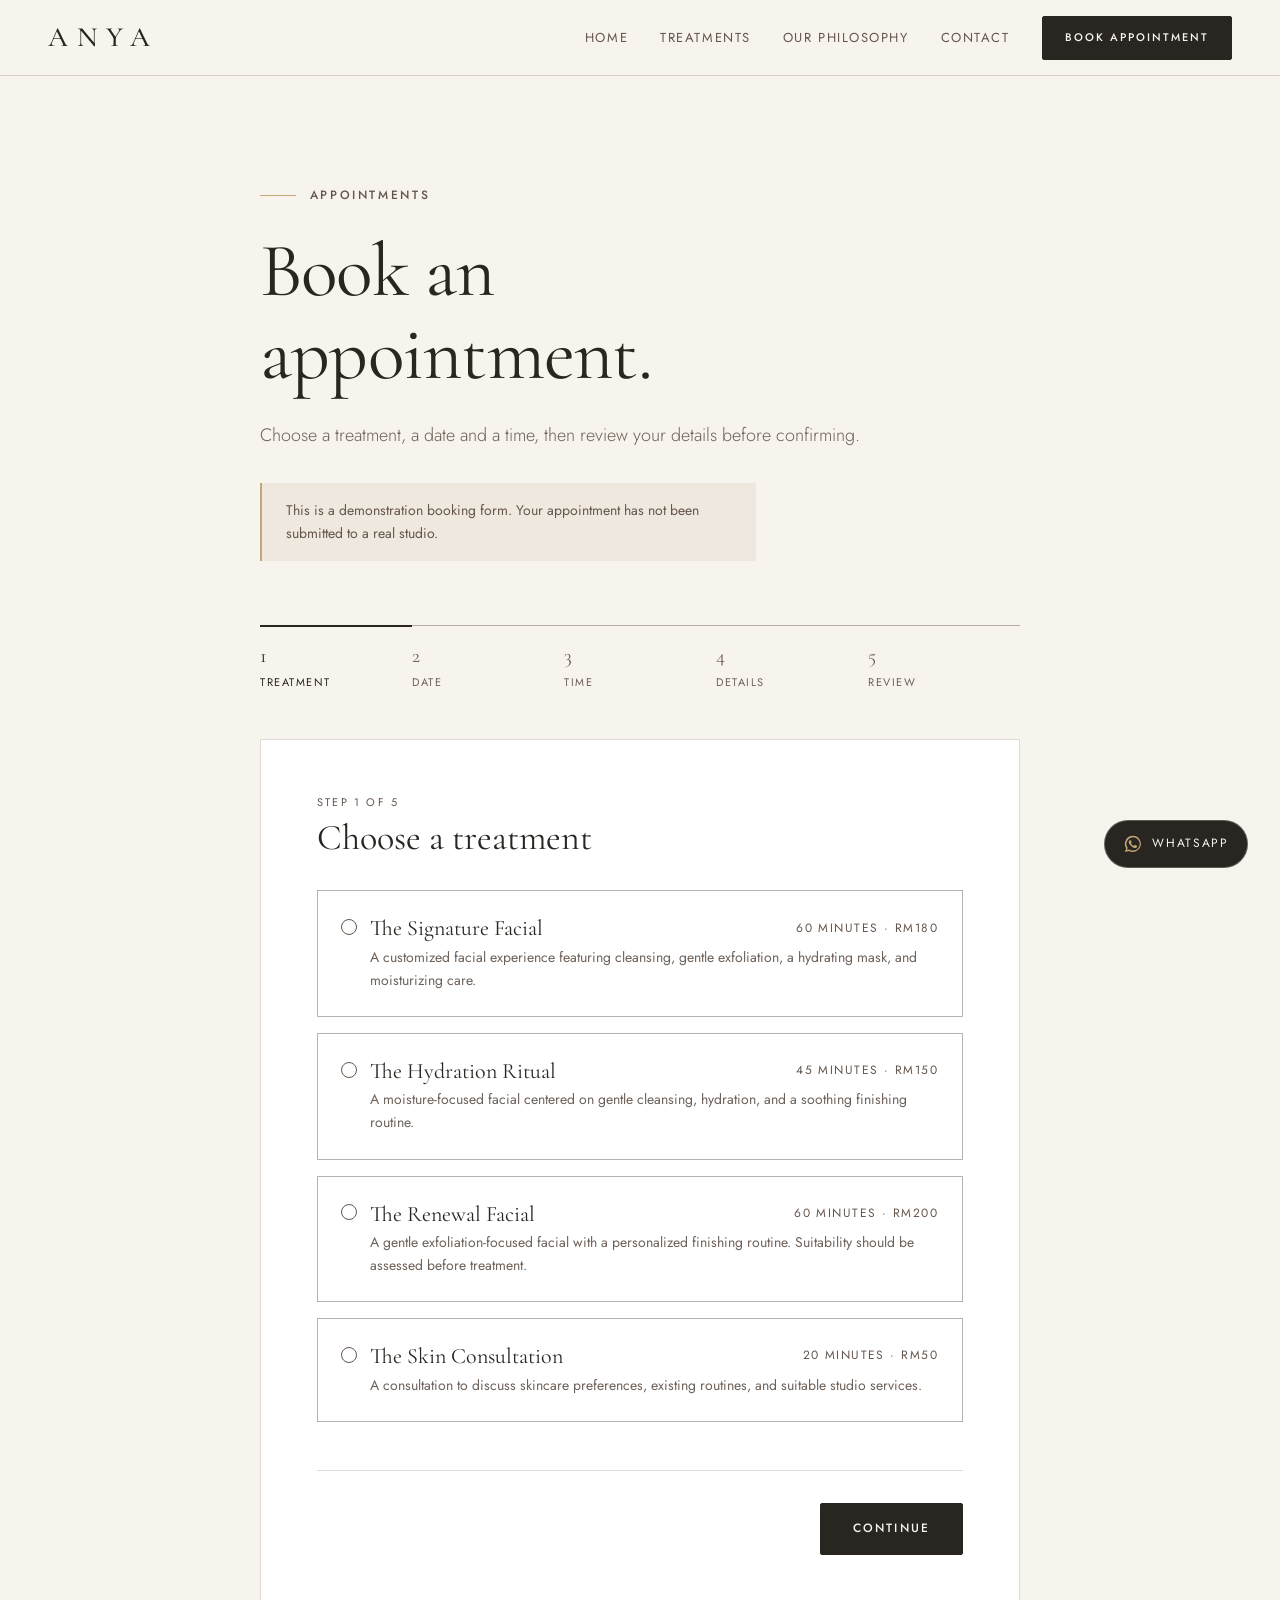
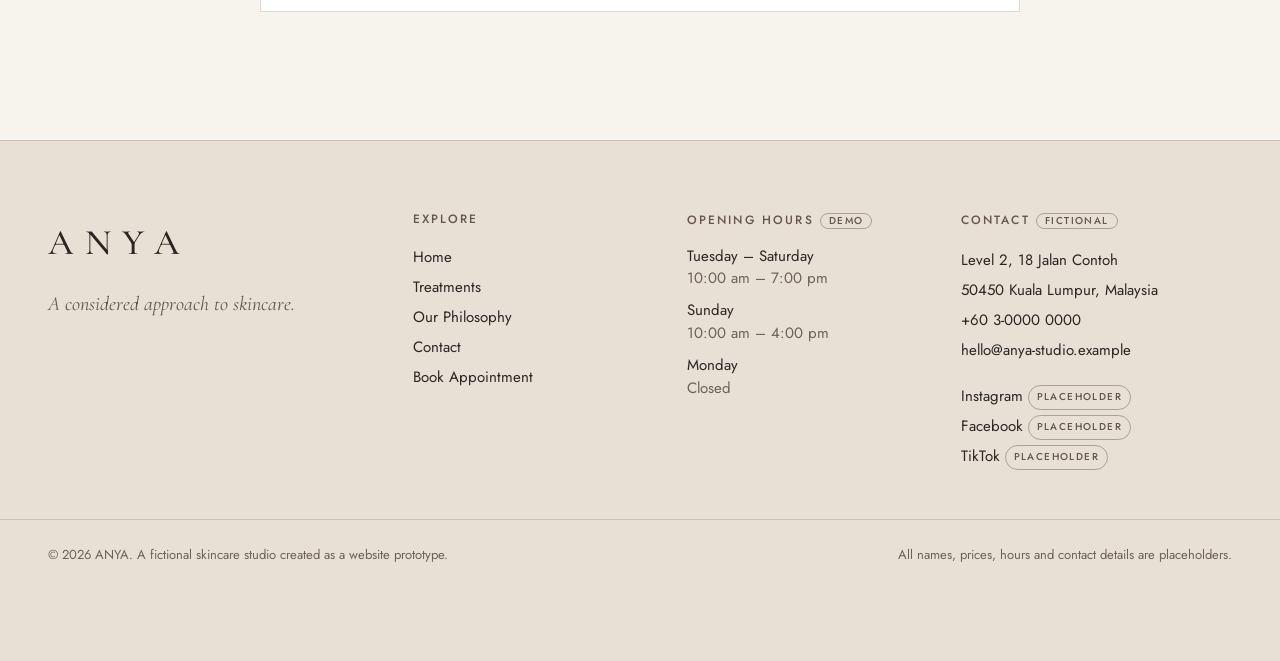
<file: booking.html>
<!DOCTYPE html>
<html lang="en">
<head>
  <meta charset="UTF-8">
  <meta name="viewport" content="width=device-width, initial-scale=1">
  <title>Book an Appointment — ANYA</title>
  <meta name="description" content="Demonstration booking form for ANYA, a fictional skincare studio.">
  <link rel="icon" href="assets/images/favicon.svg" type="image/svg+xml">
  <link rel="preconnect" href="https://fonts.googleapis.com">
  <link rel="preconnect" href="https://fonts.gstatic.com" crossorigin>
  <link href="https://fonts.googleapis.com/css2?family=Cormorant+Garamond:ital,wght@0,300;0,400;0,500;1,400&family=Jost:wght@300;400;500&display=swap" rel="stylesheet">
  <link rel="stylesheet" href="css/main.css">
  <link rel="stylesheet" href="css/booking.css">
</head>
<body data-page="booking">

  <main id="main" tabindex="-1">

    <section class="page-intro">
      <div class="container container--narrow">
        <span class="eyebrow">Appointments</span>
        <h1>Book an appointment.</h1>
        <p class="lead">Choose a treatment, a date and a time, then review your details before confirming.</p>
        <p class="notice booking-disclaimer">This is a demonstration booking form. Your appointment has not been submitted to a real studio.</p>
      </div>
    </section>

    <section class="section section--flush-top">
      <div class="container container--narrow">

        <!-- progress indicator -->
        <ol class="steps" aria-label="Booking steps">
          <li class="steps__item" data-step-label="1"><span>Treatment</span></li>
          <li class="steps__item" data-step-label="2"><span>Date</span></li>
          <li class="steps__item" data-step-label="3"><span>Time</span></li>
          <li class="steps__item" data-step-label="4"><span>Details</span></li>
          <li class="steps__item" data-step-label="5"><span>Review</span></li>
        </ol>

        <form class="booking" id="booking-form" novalidate>

          <!-- STEP 1: service -->
          <fieldset class="booking__step" data-step="1">
            <legend><span class="booking__num">Step 1 of 5</span>Choose a treatment</legend>
            <div class="service-options" id="service-options"></div>
            <p class="field-error" id="service-error"></p>
            <div class="booking__nav">
              <span></span>
              <button class="btn btn--primary" type="button" data-next>Continue</button>
            </div>
          </fieldset>

          <!-- STEP 2: date -->
          <fieldset class="booking__step" data-step="2" hidden>
            <legend><span class="booking__num">Step 2 of 5</span>Choose a date</legend>
            <div class="booking__cols">
              <div class="field">
                <label for="date">Appointment date</label>
                <input class="input" type="date" id="date" name="date" aria-describedby="date-error date-help">
                <p class="field-help" id="date-help">You can book up to 60 days ahead.</p>
                <p class="field-error" id="date-error"></p>
              </div>
              <div class="hours-box">
                <p class="field-label">Opening hours <span class="tag">demo</span></p>
                <ul class="hours-list" data-hours></ul>
                <p class="field-help">Sample hours for this prototype, not a real studio schedule.</p>
              </div>
            </div>
            <div class="booking__nav">
              <button class="btn" type="button" data-back>Back</button>
              <button class="btn btn--primary" type="button" data-next>Continue</button>
            </div>
          </fieldset>

          <!-- STEP 3: time -->
          <fieldset class="booking__step" data-step="3" hidden>
            <legend><span class="booking__num">Step 3 of 5</span>Choose a time</legend>
            <p class="field-help" id="slot-date-label"></p>
            <div id="slot-groups"></div>
            <p class="field-help">Availability is randomly generated sample data for demonstration only.</p>
            <p class="field-error" id="time-error"></p>
            <div class="booking__nav">
              <button class="btn" type="button" data-back>Back</button>
              <button class="btn btn--primary" type="button" data-next>Continue</button>
            </div>
          </fieldset>

          <!-- STEP 4: details -->
          <fieldset class="booking__step" data-step="4" hidden>
            <legend><span class="booking__num">Step 4 of 5</span>Your details</legend>
            <div class="form-grid form-grid--2">
              <div class="field span-2">
                <label for="name">Full name</label>
                <input class="input" type="text" id="name" name="name" autocomplete="name" required aria-describedby="name-error">
                <p class="field-error" id="name-error"></p>
              </div>
              <div class="field">
                <label for="email">Email address</label>
                <input class="input" type="email" id="email" name="email" autocomplete="email" required aria-describedby="email-error">
                <p class="field-error" id="email-error"></p>
              </div>
              <div class="field">
                <label for="phone">Phone number</label>
                <input class="input" type="tel" id="phone" name="phone" autocomplete="tel" required aria-describedby="phone-error">
                <p class="field-error" id="phone-error"></p>
              </div>
              <div class="field span-2">
                <label for="notes">Additional notes <span class="optional">(optional)</span></label>
                <textarea class="input" id="notes" name="notes" rows="4" maxlength="400" aria-describedby="notes-help"></textarea>
                <p class="field-help" id="notes-help">Preferences only, such as a preferred therapist or accessibility needs. Please don't include medical or health information.</p>
              </div>
            </div>
            <div class="booking__nav">
              <button class="btn" type="button" data-back>Back</button>
              <button class="btn btn--primary" type="button" data-next>Review booking</button>
            </div>
          </fieldset>

          <!-- STEP 5: review -->
          <fieldset class="booking__step" data-step="5" hidden>
            <legend><span class="booking__num">Step 5 of 5</span>Review and confirm</legend>
            <dl class="summary" id="review"></dl>
            <p class="notice">Confirming creates a demo booking only. Nothing is sent, reserved or paid for.</p>
            <p class="field-error" id="review-error"></p>
            <div class="booking__nav">
              <button class="btn" type="button" data-back>Back</button>
              <button class="btn btn--primary" type="submit">Confirm demo booking</button>
            </div>
          </fieldset>
        </form>

        <!-- confirmation panel (shown after confirming) -->
        <section class="confirmation" id="confirmation" hidden tabindex="-1" aria-labelledby="confirmation-title">
          <span class="confirmation__mark" aria-hidden="true">
            <svg viewBox="0 0 48 48" width="48" height="48"><circle cx="24" cy="24" r="23" fill="none" stroke="currentColor" stroke-width="1"/><path d="M15 24.5l6 6 12-13" fill="none" stroke="currentColor" stroke-width="1.5"/></svg>
          </span>
          <p class="confirmation__label">Demo booking confirmation</p>
          <h2 id="confirmation-title">Thank you, <span id="confirm-name"></span>.</h2>
          <p class="confirmation__text">Here are the details of your demonstration appointment.</p>
          <dl class="summary" id="confirm-details"></dl>
          <p class="notice">This is a demonstration booking form. Your appointment has not been submitted to a real studio. No email, message or payment has been sent, and these details are cleared when you leave or refresh the page.</p>
          <div class="btn-row">
            <a class="btn btn--primary" href="index.html">Return home</a>
            <a class="btn" href="treatments.html">Browse treatments</a>
            <button class="btn" type="button" id="book-another">Make another demo booking</button>
          </div>
        </section>

      </div>
    </section>

  </main>

  <script src="js/config.js"></script>
  <script src="js/layout.js"></script>
  <script src="js/booking.js"></script>
</body>
</html>
</file>
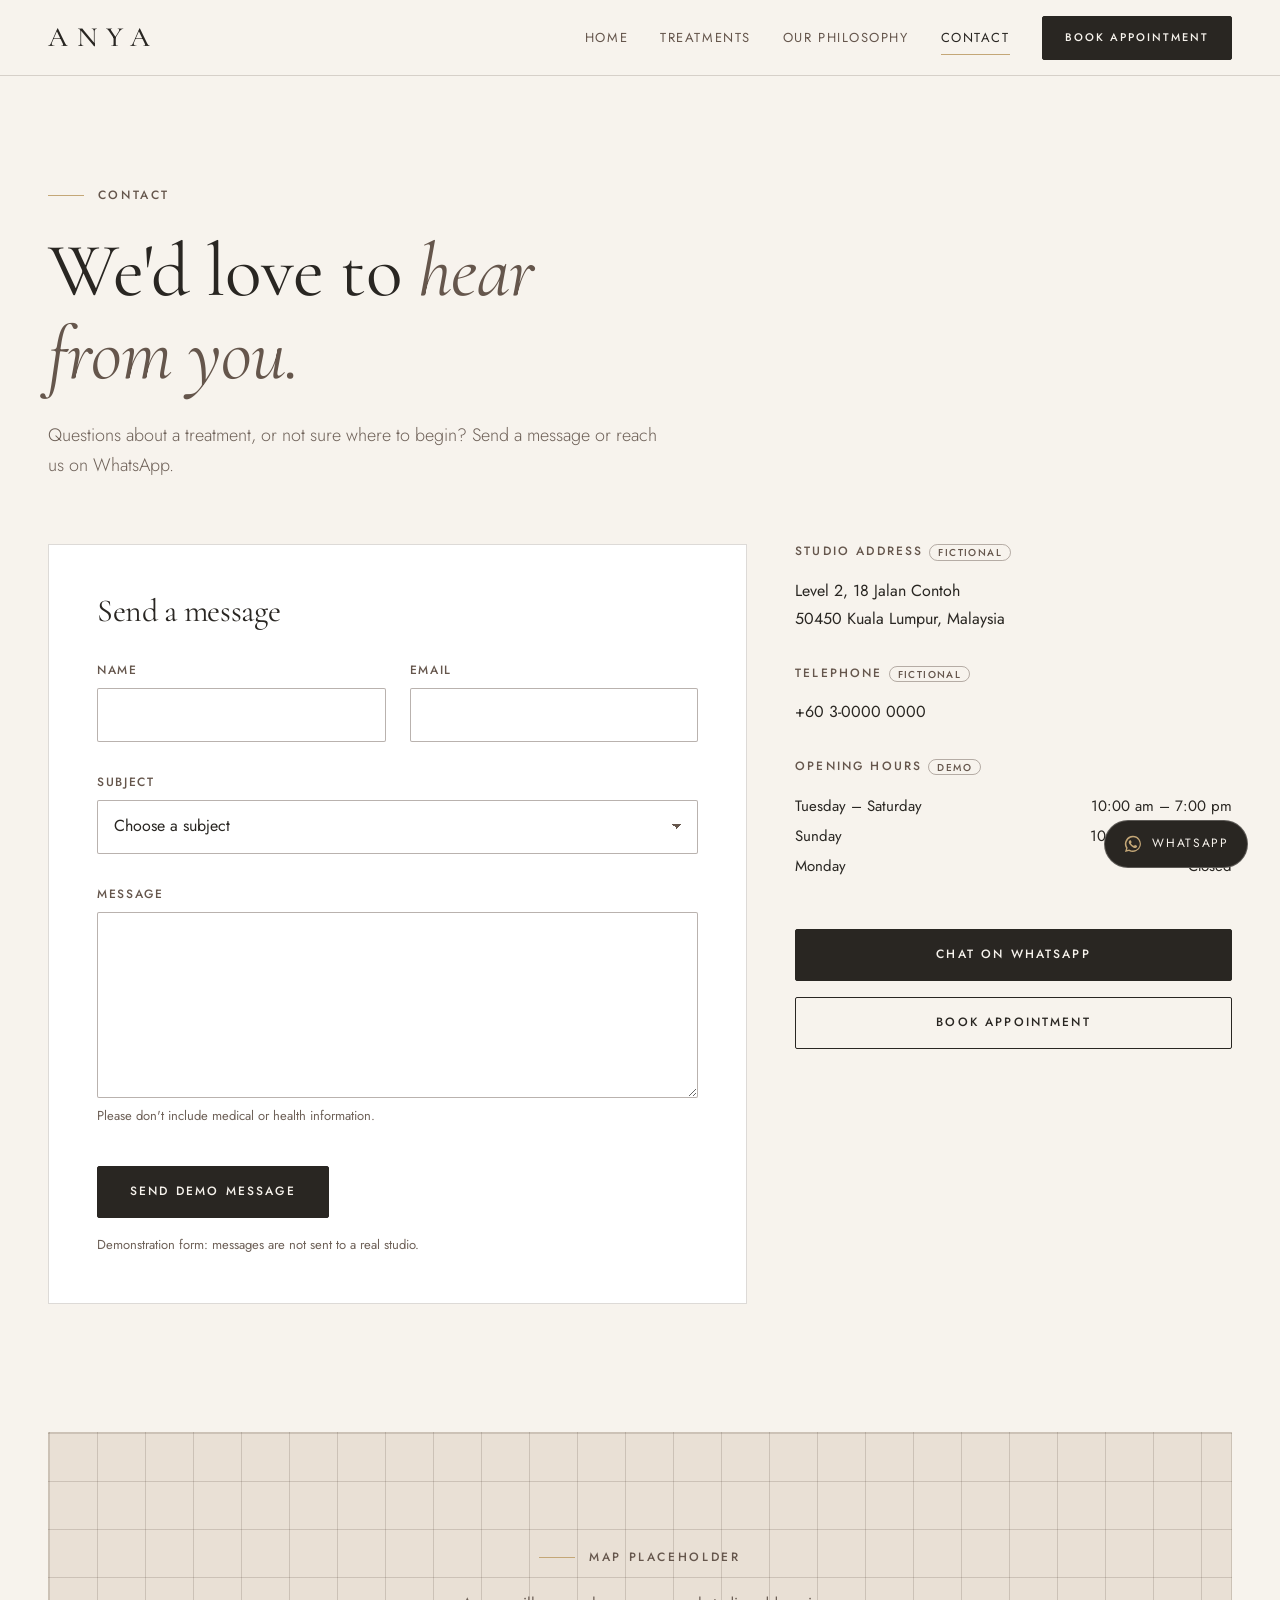
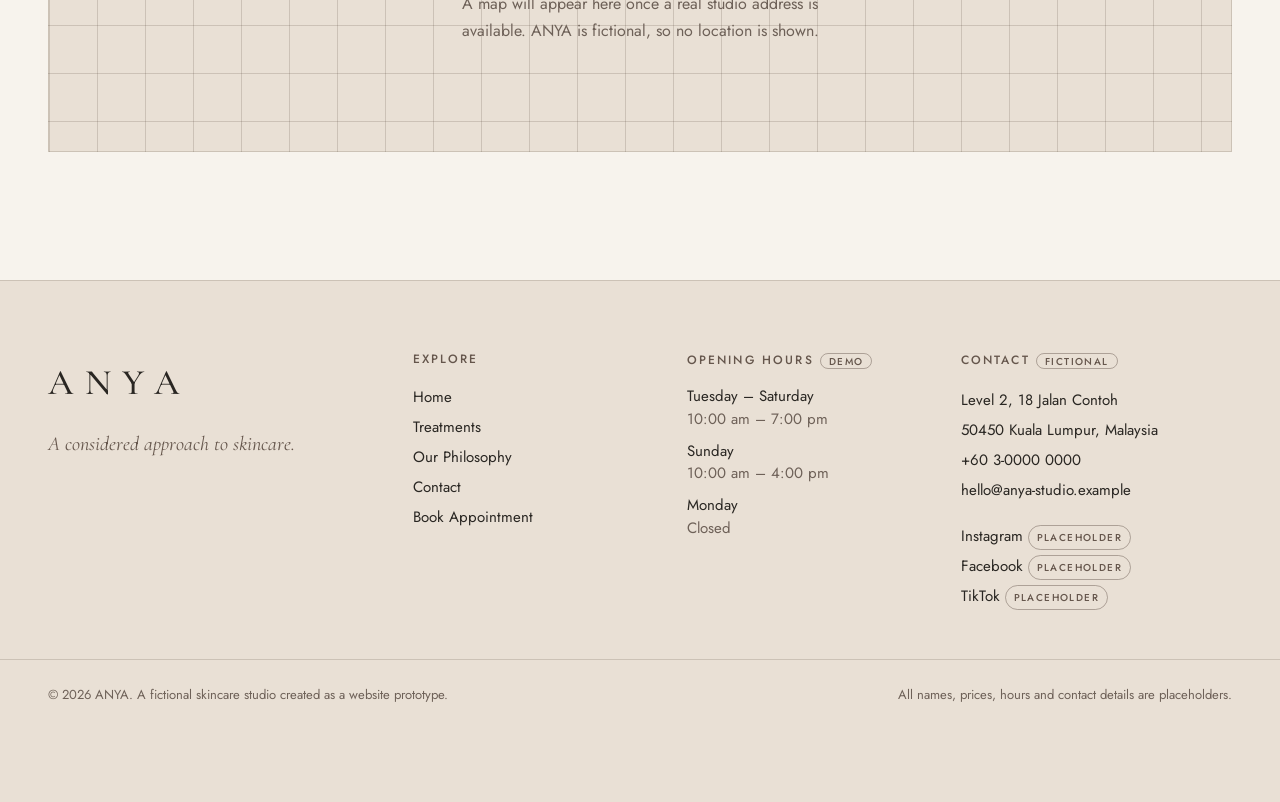
<file: contact.html>
<!DOCTYPE html>
<html lang="en">
<head>
  <meta charset="UTF-8">
  <meta name="viewport" content="width=device-width, initial-scale=1">
  <title>Contact — ANYA</title>
  <meta name="description" content="Contact ANYA, a fictional skincare studio. All contact details are placeholders.">
  <link rel="icon" href="assets/images/favicon.svg" type="image/svg+xml">
  <link rel="preconnect" href="https://fonts.googleapis.com">
  <link rel="preconnect" href="https://fonts.gstatic.com" crossorigin>
  <link href="https://fonts.googleapis.com/css2?family=Cormorant+Garamond:ital,wght@0,300;0,400;0,500;1,400&family=Jost:wght@300;400;500&display=swap" rel="stylesheet">
  <link rel="stylesheet" href="css/main.css">
</head>
<body data-page="contact">

  <main id="main" tabindex="-1">

    <section class="page-intro">
      <div class="container">
        <span class="eyebrow">Contact</span>
        <h1>We'd love to <em>hear from you.</em></h1>
        <p class="lead">Questions about a treatment, or not sure where to begin? Send a message or reach us on WhatsApp.</p>
      </div>
    </section>

    <section class="section section--flush-top">
      <div class="container contact-layout">

        <!-- contact form -->
        <div class="contact-panel">
          <h2 class="contact-panel__title">Send a message</h2>
          <form id="contact-form" novalidate>
            <div class="form-grid form-grid--2">
              <div class="field">
                <label for="c-name">Name</label>
                <input class="input" type="text" id="c-name" name="name" autocomplete="name" required aria-describedby="c-name-error">
                <p class="field-error" id="c-name-error"></p>
              </div>
              <div class="field">
                <label for="c-email">Email</label>
                <input class="input" type="email" id="c-email" name="email" autocomplete="email" required aria-describedby="c-email-error">
                <p class="field-error" id="c-email-error"></p>
              </div>
              <div class="field span-2">
                <label for="c-subject">Subject</label>
                <select class="input" id="c-subject" name="subject" required aria-describedby="c-subject-error">
                  <option value="">Choose a subject</option>
                  <option>Treatment enquiry</option>
                  <option>Booking question</option>
                  <option>Gift or group visit</option>
                  <option>Something else</option>
                </select>
                <p class="field-error" id="c-subject-error"></p>
              </div>
              <div class="field span-2">
                <label for="c-message">Message</label>
                <textarea class="input" id="c-message" name="message" rows="6" maxlength="1000" required aria-describedby="c-message-error c-message-help"></textarea>
                <p class="field-help" id="c-message-help">Please don't include medical or health information.</p>
                <p class="field-error" id="c-message-error"></p>
              </div>
            </div>
            <div class="btn-row">
              <button class="btn btn--primary" type="submit">Send demo message</button>
            </div>
            <p class="field-help contact-note">Demonstration form: messages are not sent to a real studio.</p>
          </form>

          <div class="form-success" id="contact-success" hidden tabindex="-1">
            <p class="eyebrow">Demo only</p>
            <h3>Thank you, <span id="contact-success-name"></span>.</h3>
            <p>Your message was checked and looks good, but this is a demonstration form, so it has <strong>not</strong> been sent to a real studio.</p>
            <div class="btn-row">
              <button class="btn" type="button" id="contact-reset">Write another message</button>
            </div>
          </div>
        </div>

        <!-- studio details -->
        <aside class="contact-details" aria-label="Studio details">
          <div class="contact-block">
            <h2 class="site-footer__title">Studio address <span class="tag">fictional</span></h2>
            <address data-contact="address"></address>
          </div>
          <div class="contact-block">
            <h2 class="site-footer__title">Telephone <span class="tag">fictional</span></h2>
            <p data-contact="phone"></p>
          </div>
          <div class="contact-block">
            <h2 class="site-footer__title">Opening hours <span class="tag">demo</span></h2>
            <ul class="hours-list" data-hours></ul>
          </div>
          <div class="contact-block contact-actions">
            <a class="btn btn--primary" href="#" data-whatsapp="general">Chat on WhatsApp</a>
            <a class="btn" href="booking.html">Book Appointment</a>
          </div>
        </aside>
      </div>
    </section>

    <!-- map placeholder (no real location) -->
    <section class="section section--flush-top">
      <div class="container">
        <div class="map-placeholder" role="img" aria-label="Map placeholder. ANYA is a fictional studio with no real location.">
          <div>
            <p class="eyebrow">Map placeholder</p>
            <p>A map will appear here once a real studio address is available. ANYA is fictional, so no location is shown.</p>
          </div>
        </div>
      </div>
    </section>

  </main>

  <script src="js/config.js"></script>
  <script src="js/layout.js"></script>
  <script src="js/contact.js"></script>
</body>
</html>
</file>
<file: css/main.css>
/* =========================================================
   ANYA - main stylesheet
   1. Design tokens      6. Buttons & tags
   2. Reset              7. Cards & editorial sections
   3. Base typography    8. Forms
   4. Layout helpers     9. Footer, WhatsApp, toast
   5. Header & nav      10. Reduced motion
   ========================================================= */

/* ---------- 1. Design tokens ---------- */
:root {
  /* brand colours */
  --ivory: #F7F3ED;
  --beige: #E9E0D5;
  --champagne: #C4A777;
  --taupe: #65564C;
  --charcoal: #292622;
  --white: #FFFFFF;

  /* derived colours */
  --text: var(--charcoal);
  --text-muted: #6E6158;          /* darker than taupe-on-ivory minimum, keeps contrast */
  --border: rgba(101, 86, 76, 0.22);
  --border-strong: rgba(101, 86, 76, 0.45);
  --error: #9A3B2E;
  --success: #4F6146;

  /* typography */
  --font-serif: "Cormorant Garamond", "Cormorant", Georgia, "Times New Roman", serif;
  --font-sans: "Jost", "Helvetica Neue", Arial, sans-serif;
  --fs-small: 0.8125rem;
  --fs-body: 1rem;
  --fs-lead: 1.125rem;
  --fs-h3: 1.75rem;
  --fs-h2: clamp(2.1rem, 4vw, 3.25rem);
  --fs-h1: clamp(2.6rem, 6vw, 4.75rem);

  /* spacing */
  --space-1: 0.5rem;
  --space-2: 1rem;
  --space-3: 1.5rem;
  --space-4: 2rem;
  --space-5: 3rem;
  --space-6: 4.5rem;
  --section-space: clamp(4.5rem, 10vw, 8.5rem);

  /* widths */
  --width-content: 1240px;
  --width-narrow: 760px;
  --gutter: clamp(1.25rem, 5vw, 3rem);
  --header-h: 76px;

  /* effects */
  --radius: 2px;
  --shadow-soft: 0 18px 40px -24px rgba(41, 38, 34, 0.28);
  --t-fast: 180ms;
  --t-base: 320ms;
  --t-slow: 900ms;
  --ease: cubic-bezier(0.22, 0.61, 0.36, 1);
}

/* ---------- 2. Reset ---------- */
*,
*::before,
*::after {
  box-sizing: border-box;
}

* {
  margin: 0;
}

html {
  -webkit-text-size-adjust: 100%;
  scroll-padding-top: calc(var(--header-h) + 1rem);
}

body {
  min-height: 100vh;
  line-height: 1.65;
  -webkit-font-smoothing: antialiased;
}

img,
video,
svg {
  display: block;
  max-width: 100%;
}

img {
  height: auto; /* keeps the width/height attributes from stretching images */
}

input,
button,
textarea,
select {
  font: inherit;
  color: inherit;
}

button {
  cursor: pointer;
}

/* make sure the hidden attribute always wins over display rules */
[hidden] {
  display: none !important;
}

ul[class],
ol[class] {
  list-style: none;
  padding: 0;
}

/* ---------- 3. Base typography ---------- */
body {
  font-family: var(--font-sans);
  font-size: var(--fs-body);
  font-weight: 400;
  color: var(--text);
  background-color: var(--ivory);
}

h1,
h2,
h3 {
  font-family: var(--font-serif);
  font-weight: 400;
  line-height: 1.1;
  letter-spacing: -0.01em;
  color: var(--charcoal);
}

h1 { font-size: var(--fs-h1); }
h2 { font-size: var(--fs-h2); }
h3 { font-size: var(--fs-h3); }

h1 em,
h2 em {
  font-style: italic;
  color: var(--taupe);
}

p {
  max-width: 62ch;
}

a {
  color: inherit;
  text-underline-offset: 0.25em;
  text-decoration-thickness: 1px;
}

.lead {
  font-size: var(--fs-lead);
  color: var(--text-muted);
  font-weight: 300;
}

.eyebrow {
  display: inline-flex;
  align-items: center;
  gap: 0.85rem;
  margin-bottom: var(--space-3);
  font-size: 0.75rem;
  font-weight: 500;
  letter-spacing: 0.22em;
  text-transform: uppercase;
  color: var(--taupe);
}

.eyebrow::before {
  content: "";
  width: 2.25rem;
  height: 1px;
  background: var(--champagne);
}

/* keyboard focus that's visible on light and dark backgrounds */
:focus-visible {
  outline: 2px solid var(--taupe);
  outline-offset: 3px;
}

.skip-link {
  position: absolute;
  left: 1rem;
  top: -100px;
  z-index: 200;
  padding: 0.75rem 1.25rem;
  background: var(--charcoal);
  color: var(--ivory);
}

.skip-link:focus {
  top: 1rem;
}

.visually-hidden {
  position: absolute !important;
  width: 1px;
  height: 1px;
  overflow: hidden;
  clip: rect(0 0 0 0);
  white-space: nowrap;
}

/* ---------- 4. Layout helpers ---------- */
.container {
  width: 100%;
  max-width: calc(var(--width-content) + var(--gutter) * 2);
  margin-inline: auto;
  padding-inline: var(--gutter);
}

.container--narrow {
  max-width: calc(var(--width-narrow) + var(--gutter) * 2);
}

.section {
  padding-block: var(--section-space);
}

.section--beige {
  background: var(--beige);
}

.section--white {
  background: var(--white);
}

.section-head {
  display: flex;
  flex-wrap: wrap;
  align-items: flex-end;
  justify-content: space-between;
  gap: var(--space-3);
  margin-bottom: var(--space-5);
}

.section-head h2 {
  max-width: 16ch;
}

.section-head p {
  color: var(--text-muted);
  max-width: 42ch;
}

.center {
  text-align: center;
}

.center p {
  margin-inline: auto;
}

.stack > * + * {
  margin-top: var(--space-3);
}

.btn-row {
  display: flex;
  flex-wrap: wrap;
  gap: var(--space-2);
  margin-top: var(--space-4);
}

.center .btn-row {
  justify-content: center;
}

/* ---------- 5. Header & navigation ---------- */
.site-header {
  position: sticky;
  top: 0;
  z-index: 50;
  height: var(--header-h);
  background: rgba(247, 243, 237, 0.94);
  border-bottom: 1px solid var(--border);
  backdrop-filter: blur(6px);
}

.site-header__inner {
  height: 100%;
  display: flex;
  align-items: center;
  justify-content: space-between;
  gap: var(--space-3);
}

.wordmark {
  font-family: var(--font-serif);
  font-size: 1.75rem;
  font-weight: 500;
  letter-spacing: 0.32em;
  /* letter-spacing adds space after the last letter, pull it back */
  margin-right: -0.32em;
  text-decoration: none;
  color: var(--charcoal);
}

.wordmark--large {
  font-size: 2.25rem;
}

.nav {
  display: flex;
  align-items: center;
  gap: var(--space-4);
}

.nav__list {
  display: flex;
  gap: var(--space-4);
}

.nav__link {
  position: relative;
  display: inline-block;
  padding-block: 0.4rem;
  font-size: 0.8125rem;
  letter-spacing: 0.12em;
  text-transform: uppercase;
  text-decoration: none;
  color: var(--taupe);
  transition: color var(--t-fast) var(--ease);
}

/* thin champagne underline for hover + the active page */
.nav__link::after {
  content: "";
  position: absolute;
  left: 0;
  right: 0;
  bottom: 0;
  height: 1px;
  background: var(--champagne);
  transform: scaleX(0);
  transform-origin: left;
  transition: transform var(--t-base) var(--ease);
}

.nav__link:hover,
.nav__link[aria-current="page"] {
  color: var(--charcoal);
}

.nav__link:hover::after,
.nav__link[aria-current="page"]::after {
  transform: scaleX(1);
}

.nav__whatsapp {
  display: none; /* only shown inside the mobile menu */
}

.nav-toggle {
  display: none;
  align-items: center;
  gap: 0.6rem;
  min-height: 44px;
  padding: 0 0.25rem;
  background: none;
  border: 0;
  font-size: 0.75rem;
  letter-spacing: 0.16em;
  text-transform: uppercase;
  color: var(--charcoal);
}

.nav-toggle__bars,
.nav-toggle__bars::before,
.nav-toggle__bars::after {
  display: block;
  width: 22px;
  height: 1px;
  background: currentColor;
  transition: transform var(--t-base) var(--ease), opacity var(--t-fast);
}

.nav-toggle__bars {
  position: relative;
}

.nav-toggle__bars::before,
.nav-toggle__bars::after {
  content: "";
  position: absolute;
  left: 0;
}

.nav-toggle__bars::before { top: -6px; }
.nav-toggle__bars::after { top: 6px; }

.nav-open .nav-toggle__bars { background: transparent; }
.nav-open .nav-toggle__bars::before { transform: translateY(6px) rotate(45deg); }
.nav-open .nav-toggle__bars::after { transform: translateY(-6px) rotate(-45deg); }

@media (max-width: 959px) {
  .nav-toggle {
    display: inline-flex;
  }

  .nav {
    position: fixed;
    top: var(--header-h);
    left: 0;
    right: 0;
    bottom: 0;
    flex-direction: column;
    align-items: stretch;
    gap: var(--space-4);
    padding: var(--space-5) var(--gutter);
    background: var(--ivory);
    overflow-y: auto;
    visibility: hidden;
    opacity: 0;
    transform: translateY(-8px);
    transition: opacity var(--t-base) var(--ease), transform var(--t-base) var(--ease), visibility 0s linear var(--t-base);
  }

  .nav-open .nav {
    visibility: visible;
    opacity: 1;
    transform: none;
    transition-delay: 0s;
  }

  .nav-open {
    overflow: hidden; /* stop the page scrolling behind the open menu */
  }

  .nav__list {
    flex-direction: column;
    gap: 0;
  }

  .nav__list li {
    border-bottom: 1px solid var(--border);
  }

  .nav__link {
    display: block;
    padding-block: 1.1rem;
    font-family: var(--font-serif);
    font-size: 1.75rem;
    letter-spacing: 0;
    text-transform: none;
  }

  .nav__link::after {
    display: none;
  }

  .nav__link[aria-current="page"] {
    color: var(--charcoal);
    font-style: italic;
  }

  .nav__cta {
    width: 100%;
  }

  .nav__whatsapp {
    display: inline-flex;
    align-items: center;
    justify-content: center;
    gap: 0.6rem;
    min-height: 48px;
    font-size: 0.875rem;
    color: var(--taupe);
  }
}

/* ---------- 6. Buttons & tags ---------- */
.btn {
  display: inline-flex;
  align-items: center;
  justify-content: center;
  gap: 0.6rem;
  min-height: 52px;
  padding: 0.9rem 2rem;
  border: 1px solid var(--charcoal);
  border-radius: var(--radius);
  background: transparent;
  font-size: 0.75rem;
  font-weight: 500;
  letter-spacing: 0.18em;
  text-transform: uppercase;
  text-decoration: none;
  text-align: center;
  color: var(--charcoal);
  transition: background-color var(--t-base) var(--ease), color var(--t-base) var(--ease), border-color var(--t-base) var(--ease);
}

.btn:hover {
  background: var(--charcoal);
  color: var(--ivory);
}

.btn--primary {
  background: var(--charcoal);
  color: var(--ivory);
}

.btn--primary:hover {
  background: var(--taupe);
  border-color: var(--taupe);
}

.btn--light {
  border-color: rgba(255, 255, 255, 0.7);
  color: var(--white);
}

.btn--light:hover {
  background: var(--ivory);
  border-color: var(--ivory);
  color: var(--charcoal);
}

.btn--small {
  min-height: 44px;
  padding: 0.6rem 1.4rem;
  font-size: 0.6875rem;
}

.btn[disabled] {
  opacity: 0.45;
  cursor: not-allowed;
}

.btn .icon,
.icon {
  width: 1.15em;
  height: 1.15em;
  flex-shrink: 0;
}

/* WhatsApp buttons while the number is still the placeholder */
.is-demo {
  cursor: help;
}

.text-link {
  display: inline-flex;
  align-items: center;
  gap: 0.5rem;
  padding-bottom: 0.2rem;
  border-bottom: 1px solid var(--champagne);
  font-size: 0.75rem;
  font-weight: 500;
  letter-spacing: 0.18em;
  text-transform: uppercase;
  text-decoration: none;
  transition: color var(--t-fast);
}

.text-link:hover {
  color: var(--taupe);
}

.tag {
  display: inline-block;
  padding: 0.1rem 0.5rem;
  border: 1px solid var(--border-strong);
  border-radius: 999px;
  font-family: var(--font-sans);
  font-size: 0.625rem;
  font-weight: 500;
  font-style: normal;
  letter-spacing: 0.14em;
  text-transform: uppercase;
  vertical-align: middle;
  color: var(--taupe);
}

.notice {
  padding: var(--space-2) var(--space-3);
  border-left: 2px solid var(--champagne);
  background: rgba(233, 224, 213, 0.55);
  font-size: 0.875rem;
  color: var(--taupe);
}

/* ---------- 7. Cards & editorial sections ---------- */

/* page intro used on inner pages */
.page-intro {
  padding-top: clamp(3.5rem, 8vw, 6.5rem);
  padding-bottom: clamp(2.5rem, 5vw, 4rem);
}

.page-intro h1 {
  max-width: 14ch;
  margin-bottom: var(--space-3);
}

/* homepage hero: copy on the left, full-bleed photograph on the right */
.hero {
  display: grid;
  grid-template-columns: 1fr;
  background: var(--ivory);
}

.hero__media {
  position: relative;
  overflow: hidden;
  background: var(--beige);
}

.hero__media img {
  width: 100%;
  height: 100%;
  aspect-ratio: 4 / 3;
  object-fit: cover;
  object-position: center 30%;
}

.hero__content {
  display: flex;
  flex-direction: column;
  justify-content: center;
  padding: clamp(2.5rem, 7vw, 6rem) var(--gutter);
}

.hero h1 {
  max-width: 11ch;
}

.hero p {
  margin-top: var(--space-3);
  font-size: var(--fs-lead);
  font-weight: 300;
  max-width: 40ch;
  color: var(--text-muted);
}

@media (min-width: 960px) {
  .hero {
    grid-template-columns: minmax(0, 1fr) minmax(0, 1fr);
    min-height: calc(100vh - var(--header-h));
    min-height: calc(100svh - var(--header-h));
    max-height: 980px;
  }

  .hero__media {
    order: 2;
  }

  .hero__media img {
    position: absolute;
    inset: 0;
    aspect-ratio: auto;
  }

  /* line the text up with the header's left edge */
  .hero__content {
    padding-left: max(var(--gutter), calc((100vw - var(--width-content)) / 2));
    padding-right: clamp(2rem, 5vw, 5rem);
  }
}

/* image + text split */
.split {
  display: grid;
  grid-template-columns: 1fr;
  gap: var(--space-5);
  align-items: center;
}

.split__media {
  position: relative;
}

.split__media img {
  width: 100%;
  aspect-ratio: 4 / 5;
  max-height: 680px;
  object-fit: cover;
  background: var(--beige);
}

/* for photos that are better shown wide (e.g. interiors) */
.split__media--wide img {
  aspect-ratio: 5 / 4;
}

/* small offset frame behind the photo */
.split__media--framed::before {
  content: "";
  position: absolute;
  inset: 0.75rem -0.75rem -0.75rem 0.75rem; /* stays inside the page gutter on phones */
  border: 1px solid var(--champagne);
  z-index: -1;
}

@media (min-width: 860px) {
  .split__media--framed::before {
    inset: 1.5rem -1.5rem -1.5rem 1.5rem;
  }
}

.split__text h2 {
  margin-bottom: var(--space-3);
}

.split__text p + p {
  margin-top: var(--space-2);
}

.split__text p {
  color: var(--text-muted);
}

@media (min-width: 860px) {
  .split {
    grid-template-columns: 1fr 1fr;
    gap: clamp(3rem, 8vw, 7rem);
  }

  .split--reverse .split__media {
    order: 2;
  }
}

/* service cards */
.card-grid {
  display: grid;
  grid-template-columns: repeat(auto-fit, minmax(min(100%, 280px), 1fr));
  gap: clamp(1.5rem, 3vw, 2.5rem);
}

.card {
  display: flex;
  flex-direction: column;
  background: var(--white);
  border: 1px solid var(--border);
  transition: box-shadow var(--t-base) var(--ease), border-color var(--t-base) var(--ease);
}

.card:hover {
  border-color: var(--border-strong);
  box-shadow: var(--shadow-soft);
}

.card__media {
  overflow: hidden;
  background: var(--beige);
}

.card__media img {
  width: 100%;
  aspect-ratio: 4 / 3;
  object-fit: cover;
  transition: transform var(--t-slow) var(--ease);
}

.card:hover .card__media img {
  transform: scale(1.03);
}

.card__body {
  display: flex;
  flex-direction: column;
  flex: 1;
  padding: var(--space-4) var(--space-4) var(--space-4);
}

.card__meta {
  display: flex;
  justify-content: space-between;
  gap: var(--space-2);
  padding-bottom: var(--space-2);
  margin-bottom: var(--space-3);
  border-bottom: 1px solid var(--border);
  font-size: 0.75rem;
  letter-spacing: 0.16em;
  text-transform: uppercase;
  color: var(--taupe);
}

.card__price {
  color: var(--charcoal);
  font-weight: 500;
}

.card h3 {
  margin-bottom: var(--space-2);
}

.card p {
  color: var(--text-muted);
  font-size: 0.9375rem;
}

.card__actions {
  margin-top: auto;
  padding-top: var(--space-4);
}

.card__actions .btn {
  width: 100%;
}

.price-note {
  margin-top: var(--space-4);
  font-size: var(--fs-small);
  color: var(--text-muted);
}

/* three themes / values */
.pillars {
  display: grid;
  grid-template-columns: repeat(auto-fit, minmax(min(100%, 240px), 1fr));
  gap: var(--space-5);
}

.pillar {
  padding-top: var(--space-3);
  border-top: 1px solid var(--champagne);
}

.pillar__num {
  display: block;
  margin-bottom: var(--space-2);
  font-family: var(--font-serif);
  font-style: italic;
  font-size: 1.25rem;
  color: var(--taupe);
}

.pillar h3 {
  margin-bottom: var(--space-2);
}

.pillar p {
  color: var(--text-muted);
}

/* testimonials */
.quotes {
  display: grid;
  grid-template-columns: repeat(auto-fit, minmax(min(100%, 280px), 1fr));
  gap: var(--space-4);
}

.quote {
  display: flex;
  flex-direction: column;
  gap: var(--space-3);
  padding: var(--space-4);
  border: 1px solid var(--border);
  background: var(--ivory);
}

.quote blockquote {
  font-family: var(--font-serif);
  font-size: 1.375rem;
  line-height: 1.4;
}

.quote figcaption {
  margin-top: auto;
  font-size: 0.75rem;
  letter-spacing: 0.14em;
  text-transform: uppercase;
  color: var(--taupe);
}

/* closing call to action */
.cta-band {
  background: var(--charcoal);
  color: var(--ivory);
  text-align: center;
}

.cta-band h2 {
  color: var(--ivory);
}

.cta-band p {
  margin: var(--space-3) auto 0;
  color: rgba(247, 243, 237, 0.78);
}

.cta-band .eyebrow {
  color: var(--champagne);
}

/* FAQ using <details> */
.faq {
  border-top: 1px solid var(--border-strong);
}

.faq details {
  border-bottom: 1px solid var(--border-strong);
}

.faq summary {
  display: flex;
  justify-content: space-between;
  align-items: center;
  gap: var(--space-2);
  min-height: 64px;
  padding-block: var(--space-2);
  font-family: var(--font-serif);
  font-size: 1.375rem;
  cursor: pointer;
  list-style: none;
}

.faq summary::-webkit-details-marker {
  display: none;
}

.faq summary::after {
  content: "+";
  font-family: var(--font-sans);
  font-weight: 300;
  font-size: 1.5rem;
  color: var(--taupe);
  transition: transform var(--t-base) var(--ease);
}

.faq details[open] summary::after {
  transform: rotate(45deg);
}

.faq details p {
  padding-bottom: var(--space-3);
  color: var(--text-muted);
}

/* ---------- 8. Forms ---------- */
.form-grid {
  display: grid;
  grid-template-columns: 1fr;
  gap: var(--space-3);
}

@media (min-width: 640px) {
  .form-grid--2 {
    grid-template-columns: 1fr 1fr;
  }

  .form-grid .span-2 {
    grid-column: span 2;
  }
}

.field {
  display: flex;
  flex-direction: column;
  gap: 0.45rem;
}

.field label,
.field-label {
  font-size: 0.75rem;
  font-weight: 500;
  letter-spacing: 0.14em;
  text-transform: uppercase;
  color: var(--taupe);
}

.field .optional {
  font-weight: 400;
  letter-spacing: 0.04em;
  text-transform: none;
  color: var(--text-muted);
}

.input {
  width: 100%;
  min-height: 52px;
  padding: 0.8rem 1rem;
  border: 1px solid var(--border-strong);
  border-radius: var(--radius);
  background: var(--white);
  font-size: 1rem; /* 16px stops iOS zooming into the field */
  transition: border-color var(--t-fast), box-shadow var(--t-fast);
}

textarea.input {
  min-height: 140px;
  resize: vertical;
}

select.input {
  appearance: none;
  padding-right: 2.5rem;
  background-image: linear-gradient(45deg, transparent 50%, var(--taupe) 50%), linear-gradient(135deg, var(--taupe) 50%, transparent 50%);
  background-position: calc(100% - 20px) 50%, calc(100% - 15px) 50%;
  background-size: 5px 5px;
  background-repeat: no-repeat;
}

.input:hover {
  border-color: var(--taupe);
}

.input:focus {
  outline: none;
  border-color: var(--charcoal);
  box-shadow: 0 0 0 3px rgba(196, 167, 119, 0.35);
}

.input[aria-invalid="true"] {
  border-color: var(--error);
}

.field-error {
  min-height: 1.2em;
  font-size: 0.8125rem;
  color: var(--error);
}

.field-error:empty {
  min-height: 0;
}

.form-success {
  padding: var(--space-4);
  border: 1px solid var(--border);
  border-top: 2px solid var(--success);
  background: var(--white);
}

.form-success h3 {
  margin-bottom: var(--space-1);
}

.form-success p {
  color: var(--text-muted);
}

/* ---------- 9. Footer, WhatsApp, toast ---------- */
.site-footer {
  padding-top: var(--space-6);
  padding-bottom: calc(var(--space-4) + 64px); /* leave room for the floating button */
  background: var(--beige);
  border-top: 1px solid var(--border);
  font-size: 0.9375rem;
}

.site-footer__grid {
  display: grid;
  grid-template-columns: repeat(auto-fit, minmax(min(100%, 200px), 1fr));
  gap: var(--space-5);
}

.site-footer__tagline {
  margin-top: var(--space-2);
  font-family: var(--font-serif);
  font-style: italic;
  font-size: 1.25rem;
  color: var(--taupe);
}

.site-footer__title {
  margin-bottom: var(--space-2);
  font-family: var(--font-sans);
  font-size: 0.75rem;
  font-weight: 500;
  letter-spacing: 0.18em;
  text-transform: uppercase;
  color: var(--taupe);
}

.site-footer__list {
  font-style: normal;
  line-height: 2;
}

.site-footer__list a {
  text-decoration: none;
}

.site-footer__list a:hover {
  text-decoration: underline;
}

.site-footer__hours li,
.hours-list li {
  display: flex;
  justify-content: space-between;
  gap: var(--space-2);
}

.site-footer__social {
  margin-top: var(--space-2);
}

.site-footer__bottom {
  display: flex;
  flex-wrap: wrap;
  justify-content: space-between;
  gap: var(--space-1) var(--space-3);
  margin-top: var(--space-5);
  padding-top: var(--space-3);
  border-top: 1px solid var(--border);
  font-size: var(--fs-small);
  color: var(--text-muted);
}

.whatsapp-float {
  position: fixed;
  right: clamp(1rem, 3vw, 2rem);
  bottom: clamp(1rem, 3vw, 2rem);
  z-index: 40;
  display: inline-flex;
  align-items: center;
  gap: 0.55rem;
  min-height: 48px;
  padding: 0 1.15rem;
  border: 1px solid rgba(247, 243, 237, 0.25);
  border-radius: 999px;
  background: var(--charcoal);
  color: var(--ivory);
  font-size: 0.75rem;
  letter-spacing: 0.14em;
  text-transform: uppercase;
  text-decoration: none;
  box-shadow: var(--shadow-soft);
  transition: background-color var(--t-base) var(--ease);
}

.whatsapp-float:hover {
  background: var(--taupe);
}

.whatsapp-float .icon {
  width: 20px;
  height: 20px;
  color: var(--champagne);
}

@media (max-width: 520px) {
  .whatsapp-float {
    padding: 0;
    width: 52px;
    height: 52px;
    justify-content: center;
  }

  .whatsapp-float__label {
    position: absolute;
    width: 1px;
    height: 1px;
    overflow: hidden;
    clip: rect(0 0 0 0);
  }
}

.toast {
  position: fixed;
  left: 50%;
  bottom: 1.5rem;
  z-index: 300;
  width: min(92vw, 460px);
  padding: 1rem 1.25rem;
  background: var(--charcoal);
  color: var(--ivory);
  font-size: 0.875rem;
  box-shadow: var(--shadow-soft);
  opacity: 0;
  visibility: hidden;
  transform: translate(-50%, 10px);
  transition: opacity var(--t-base), transform var(--t-base), visibility 0s linear var(--t-base);
}

.toast.is-visible {
  opacity: 1;
  visibility: visible;
  transform: translate(-50%, 0);
  transition-delay: 0s;
}

/* ---------- 10. Reduced motion ---------- */
@media (prefers-reduced-motion: reduce) {
  *,
  *::before,
  *::after {
    transition-duration: 0.01ms !important;
    animation-duration: 0.01ms !important;
    scroll-behavior: auto !important;
  }
}

/* ---------- small utilities ---------- */
.section--flush-top {
  padding-top: 0;
}

.heading-gap {
  margin-bottom: var(--space-4);
}

.field-help {
  font-size: 0.8125rem;
  color: var(--text-muted);
}

.hours-list {
  margin: var(--space-2) 0;
  font-size: 0.9375rem;
  line-height: 2;
}

/* ---------- philosophy page ---------- */
.statement {
  max-width: none;
  margin-inline: auto;
}

.page-intro.center h1,
.center h1 {
  margin-inline: auto;
}

.wide-image img {
  width: 100%;
  aspect-ratio: 21 / 9;
  object-fit: cover;
  background: var(--beige);
}

@media (max-width: 640px) {
  .wide-image img {
    aspect-ratio: 4 / 3;
  }
}

/* ---------- contact page ---------- */
.contact-layout {
  display: grid;
  gap: var(--space-5);
}

@media (min-width: 900px) {
  .contact-layout {
    grid-template-columns: 1.6fr 1fr;
    align-items: start;
  }
}

.contact-panel {
  padding: clamp(1.5rem, 5vw, 3rem);
  background: var(--white);
  border: 1px solid var(--border);
}

.contact-panel__title {
  margin-bottom: var(--space-4);
  font-size: 2rem;
}

.contact-note {
  margin-top: var(--space-2);
}

.contact-details {
  display: grid;
  gap: var(--space-4);
}

.contact-block address,
.contact-block p {
  font-style: normal;
  line-height: 1.8;
}

.contact-actions {
  display: grid;
  gap: var(--space-2);
}

.map-placeholder {
  display: grid;
  place-items: center;
  min-height: 320px;
  padding: var(--space-4);
  border: 1px solid var(--border);
  text-align: center;
  color: var(--text-muted);
  /* a quiet grid pattern so it reads as a map space, not a broken image */
  background-color: var(--beige);
  background-image:
    linear-gradient(var(--border) 1px, transparent 1px),
    linear-gradient(90deg, var(--border) 1px, transparent 1px);
  background-size: 48px 48px;
}

.map-placeholder p {
  max-width: 40ch;
  margin-inline: auto;
}

/* footer hours: stack label and time so they never wrap mid-phrase */
.site-footer__hours li {
  flex-direction: column;
  gap: 0;
  line-height: 1.5;
  margin-bottom: 0.6rem;
}

.site-footer__hours li span:last-child {
  color: var(--text-muted);
}

@media (min-width: 960px) {
  .site-footer__grid {
    grid-template-columns: 1.4fr 1fr 1fr 1.2fr;
  }
}

/* treatments page: four cards sit 2 x 2, then 4 across on wide screens */
@media (min-width: 640px) {
  .card-grid--four {
    grid-template-columns: repeat(2, 1fr);
  }
}

@media (min-width: 1140px) {
  .card-grid--four {
    grid-template-columns: repeat(4, 1fr);
    gap: 1.5rem;
  }

  .card-grid--four .card__body {
    padding: var(--space-3);
  }
}
</file>
<file: css/booking.css>
/* =========================================================
   ANYA - booking page
   ========================================================= */

.booking-disclaimer {
  margin-top: var(--space-4);
}

/* progress indicator */
.steps {
  display: grid;
  grid-template-columns: repeat(5, 1fr);
  margin-bottom: var(--space-5);
  counter-reset: step;
}

.steps__item {
  position: relative;
  padding-top: 0.9rem;
  border-top: 1px solid var(--border-strong);
  font-size: 0.6875rem;
  letter-spacing: 0.14em;
  text-transform: uppercase;
  color: var(--text-muted);
}

.steps__item::before {
  content: attr(data-step-label);
  display: block;
  font-family: var(--font-serif);
  font-size: 1.25rem;
  letter-spacing: 0;
  color: var(--text-muted);
}

.steps__item.is-done,
.steps__item[aria-current="step"] {
  border-top-color: var(--charcoal);
  color: var(--charcoal);
}

.steps__item[aria-current="step"] {
  border-top-width: 2px;
  padding-top: calc(0.9rem - 1px);
}

.steps__item[aria-current="step"]::before {
  color: var(--charcoal);
}

@media (max-width: 520px) {
  .steps__item span {
    display: none; /* numbers only on small phones */
  }
}

/* the form panel */
.booking,
.confirmation {
  padding: clamp(1.5rem, 5vw, 3.5rem);
  background: var(--white);
  border: 1px solid var(--border);
}

.booking__step {
  border: 0;
  padding: 0;
  min-width: 0; /* stops fieldsets overflowing on small screens */
}

.booking__step legend {
  display: block;
  margin-bottom: var(--space-4);
  padding: 0;
  font-family: var(--font-serif);
  font-size: clamp(1.75rem, 4vw, 2.25rem);
  line-height: 1.15;
}

.booking__step legend:focus {
  outline: none;
}

.booking__num {
  display: block;
  margin-bottom: var(--space-1);
  font-family: var(--font-sans);
  font-size: 0.6875rem;
  letter-spacing: 0.2em;
  text-transform: uppercase;
  color: var(--taupe);
}

.booking__nav {
  display: flex;
  justify-content: space-between;
  gap: var(--space-2);
  margin-top: var(--space-5);
  padding-top: var(--space-4);
  border-top: 1px solid var(--border);
}

@media (max-width: 420px) {
  .booking__nav .btn {
    padding-inline: 1.25rem;
  }
}

.booking__cols {
  display: grid;
  gap: var(--space-4);
}

@media (min-width: 680px) {
  .booking__cols {
    grid-template-columns: 1fr 1fr;
  }
}

.hours-box {
  padding: var(--space-3);
  background: var(--ivory);
  border: 1px solid var(--border);
}

/* step 1: treatment choices (radio buttons styled as cards) */
.service-options {
  display: grid;
  gap: var(--space-2);
}

.service-option {
  position: relative;
  display: block;
  cursor: pointer;
}

.service-option input {
  position: absolute;
  opacity: 0;
  width: 1px;
  height: 1px;
}

.service-option__body {
  display: grid;
  grid-template-columns: 1fr auto;
  gap: 0.25rem var(--space-3);
  padding: var(--space-3);
  padding-left: calc(var(--space-3) + 1.75rem);
  border: 1px solid var(--border-strong);
  transition: border-color var(--t-fast), background-color var(--t-fast);
}

/* custom radio circle */
.service-option__body::before {
  content: "";
  position: absolute;
  left: var(--space-3);
  top: calc(var(--space-3) + 0.3rem);
  width: 16px;
  height: 16px;
  border: 1px solid var(--taupe);
  border-radius: 50%;
  background: var(--white);
  transition: box-shadow var(--t-fast);
}

.service-option:hover .service-option__body {
  border-color: var(--taupe);
}

.service-option input:checked + .service-option__body {
  border-color: var(--charcoal);
  background: var(--ivory);
}

.service-option input:checked + .service-option__body::before {
  border-color: var(--charcoal);
  box-shadow: inset 0 0 0 4px var(--white), inset 0 0 0 8px var(--charcoal);
}

.service-option input:focus-visible + .service-option__body {
  outline: 2px solid var(--taupe);
  outline-offset: 2px;
}

.service-option__name {
  font-family: var(--font-serif);
  font-size: 1.375rem;
  line-height: 1.2;
}

.service-option__meta {
  align-self: center;
  font-size: 0.75rem;
  letter-spacing: 0.12em;
  text-transform: uppercase;
  white-space: nowrap;
  color: var(--taupe);
}

.service-option__desc {
  grid-column: 1 / -1;
  font-size: 0.875rem;
  color: var(--text-muted);
}

@media (max-width: 520px) {
  .service-option__body {
    grid-template-columns: 1fr;
  }
}

/* step 3: time slots */
.slot-group {
  margin-top: var(--space-4);
}

.slots {
  display: grid;
  grid-template-columns: repeat(auto-fill, minmax(110px, 1fr));
  gap: 0.6rem;
  margin-top: 0.6rem;
}

.slot {
  position: relative;
  cursor: pointer;
}

.slot input {
  position: absolute;
  opacity: 0;
  width: 1px;
  height: 1px;
}

.slot > span {
  display: flex;
  flex-direction: column;
  align-items: center;
  justify-content: center;
  min-height: 52px;
  padding: 0.5rem;
  border: 1px solid var(--border-strong);
  font-size: 0.9375rem;
  transition: background-color var(--t-fast), color var(--t-fast), border-color var(--t-fast);
}

.slot:hover > span {
  border-color: var(--charcoal);
}

.slot input:checked + span {
  background: var(--charcoal);
  border-color: var(--charcoal);
  color: var(--ivory);
}

.slot input:focus-visible + span {
  outline: 2px solid var(--taupe);
  outline-offset: 2px;
}

.slot--taken {
  cursor: not-allowed;
}

.slot--taken > span,
.slot--taken:hover > span {
  border-style: dashed;
  border-color: var(--border);
  color: var(--text-muted);
  text-decoration: line-through;
}

.slot__note {
  font-size: 0.625rem;
  letter-spacing: 0.14em;
  text-transform: uppercase;
  text-decoration: none;
  display: inline-block;
}

.empty-state {
  margin-top: var(--space-3);
  padding: var(--space-4);
  border: 1px dashed var(--border-strong);
  text-align: center;
  color: var(--text-muted);
  max-width: none;
}

/* review + confirmation summary */
.summary {
  margin-bottom: var(--space-4);
  border-top: 1px solid var(--border);
}

.summary__row {
  display: grid;
  grid-template-columns: 8rem 1fr auto;
  align-items: baseline;
  gap: var(--space-2);
  padding-block: 0.9rem;
  border-bottom: 1px solid var(--border);
}

.summary dt {
  font-size: 0.6875rem;
  font-weight: 500;
  letter-spacing: 0.16em;
  text-transform: uppercase;
  color: var(--taupe);
}

.summary dd {
  margin: 0;
  overflow-wrap: anywhere;
}

.summary__edit {
  min-height: 36px;
  padding: 0 0.25rem;
  border: 0;
  background: none;
  font-size: 0.75rem;
  letter-spacing: 0.12em;
  text-transform: uppercase;
  text-decoration: underline;
  text-underline-offset: 0.3em;
  text-decoration-color: var(--champagne);
  color: var(--charcoal);
}

@media (max-width: 520px) {
  .summary__row {
    grid-template-columns: 1fr auto;
  }

  .summary dd {
    grid-column: 1;
  }

  .summary__edit {
    grid-column: 2;
    grid-row: 1 / span 2;
  }
}

/* confirmation panel */
.confirmation {
  text-align: left;
}

.confirmation:focus {
  outline: none;
}

.confirmation__mark {
  display: inline-block;
  margin-bottom: var(--space-3);
  color: var(--champagne);
}

.confirmation__label {
  margin-bottom: var(--space-2);
  font-size: 0.75rem;
  font-weight: 500;
  letter-spacing: 0.24em;
  text-transform: uppercase;
  color: var(--taupe);
}

.confirmation h2 {
  margin-bottom: var(--space-2);
}

.confirmation__text {
  margin-bottom: var(--space-4);
  color: var(--text-muted);
}
</file>
